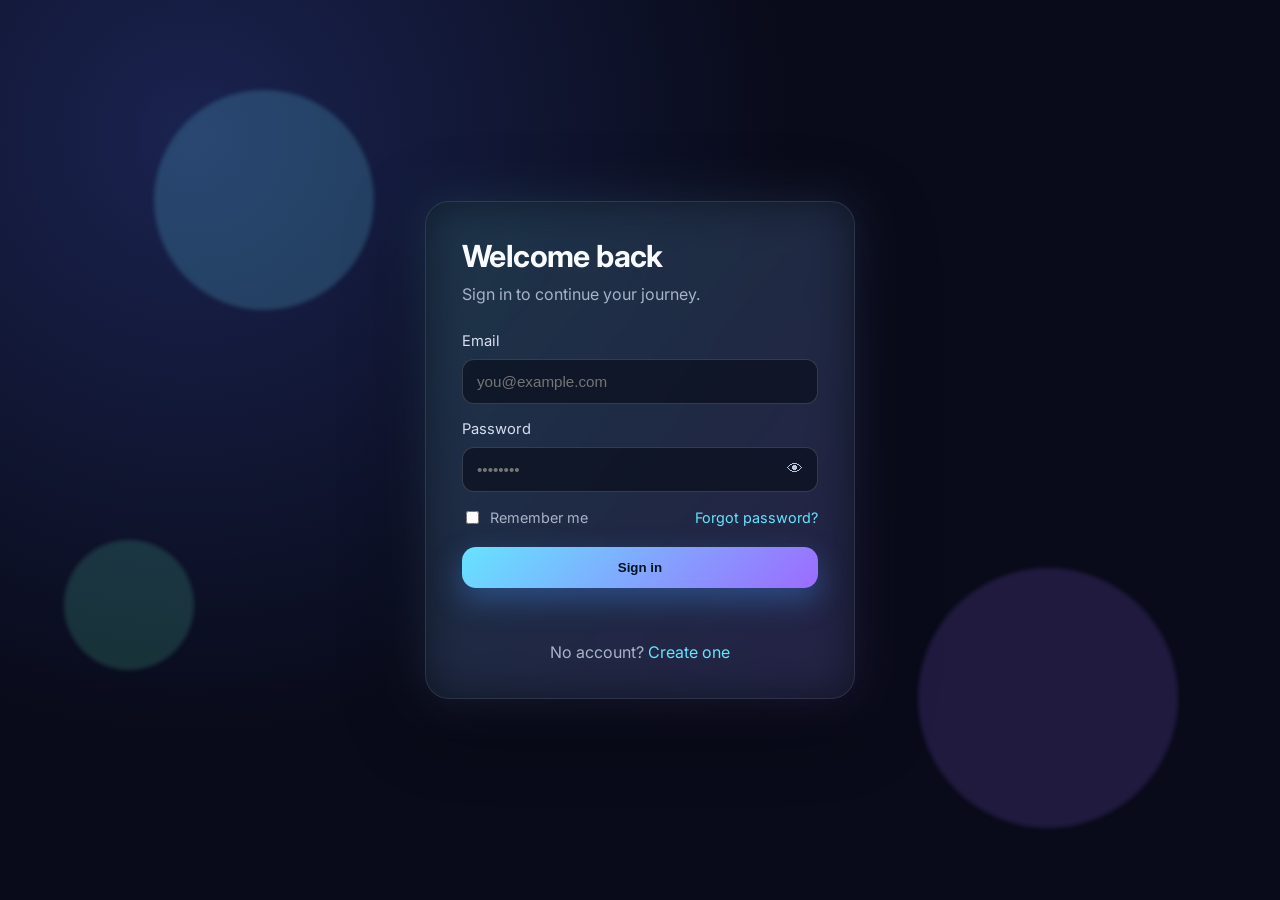
<file: index.html>
<!doctype html>
<html lang="en">
  <head>
    <meta charset="UTF-8" />
    <meta name="viewport" content="width=device-width, initial-scale=1.0" />
    <title>Animated Login</title>
    <link rel="preconnect" href="https://fonts.googleapis.com" />
    <link rel="preconnect" href="https://fonts.gstatic.com" crossorigin />
    <link
      href="https://fonts.googleapis.com/css2?family=Inter:wght@400;500;600;700&display=swap"
      rel="stylesheet"
    />
    <link rel="stylesheet" href="styles.css" />
  </head>
  <body>
    <div class="bg-orb orb-1"></div>
    <div class="bg-orb orb-2"></div>
    <div class="bg-orb orb-3"></div>

    <main class="container">
      <section class="login-card" aria-labelledby="login-title">
        <div class="card-glow"></div>
        <h1 id="login-title">Welcome back</h1>
        <p class="subtitle">Sign in to continue your journey.</p>

        <form id="login-form" novalidate>
          <label class="field">
            <span>Email</span>
            <input type="email" name="email" placeholder="you@example.com" required />
          </label>

          <label class="field">
            <span>Password</span>
            <div class="password-wrap">
              <input type="password" name="password" placeholder="••••••••" minlength="6" required />
              <button type="button" id="toggle-password" aria-label="Show password">👁</button>
            </div>
          </label>

          <div class="row">
            <label class="remember">
              <input type="checkbox" name="remember" />
              <span>Remember me</span>
            </label>
            <a href="#" class="link">Forgot password?</a>
          </div>

          <button id="submit-btn" type="submit">
            <span class="btn-text">Sign in</span>
            <span class="btn-loader" aria-hidden="true"></span>
          </button>

          <p id="form-message" role="status" aria-live="polite"></p>
        </form>

        <p class="footer">No account? <a href="#" class="link">Create one</a></p>
      </section>
    </main>

    <script src="script.js"></script>
  </body>
</html>
</file>
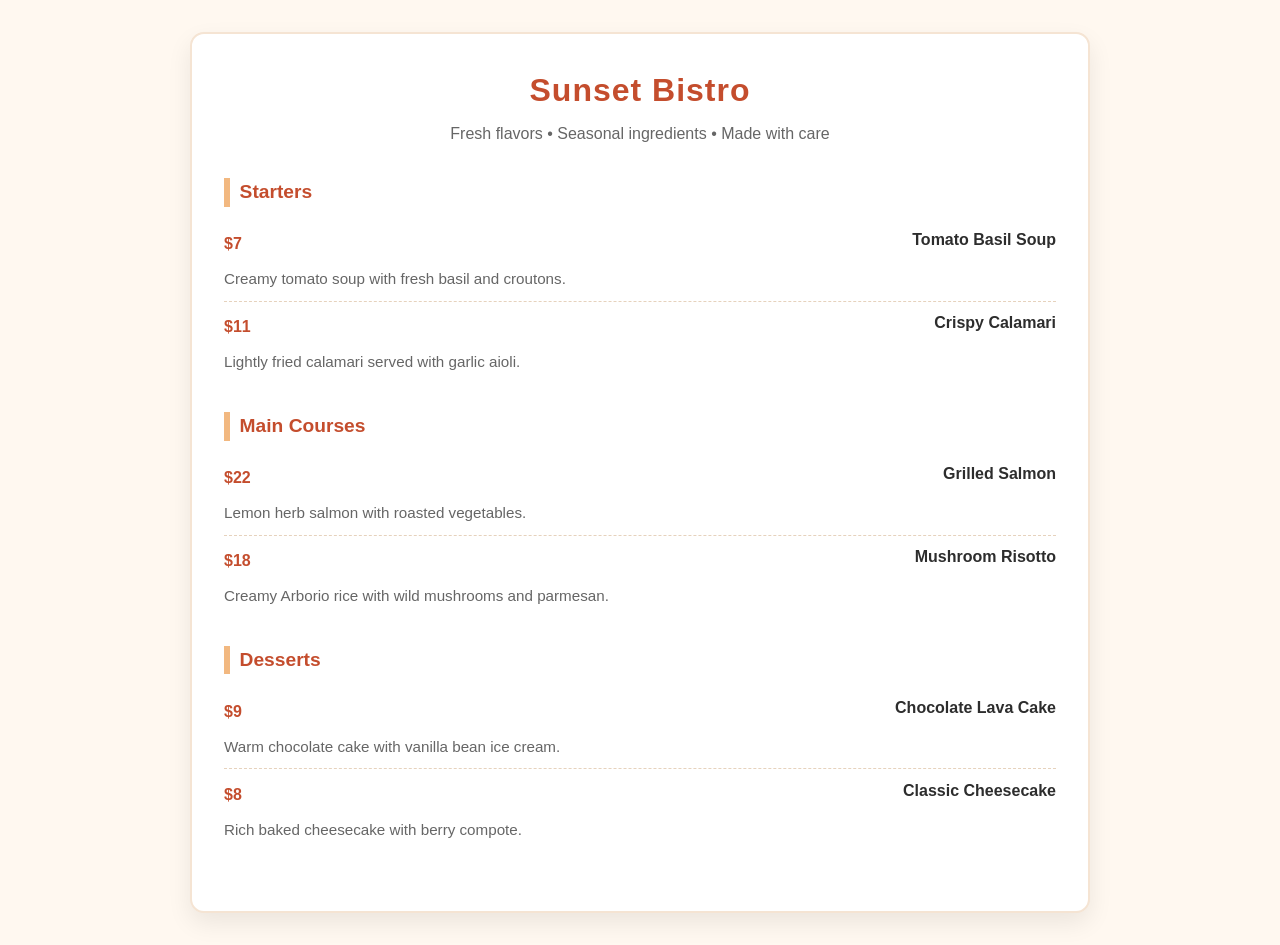
<file: menu.html>
<!DOCTYPE html>
<html lang="en">
<head>
  <meta charset="UTF-8" />
  <meta name="viewport" content="width=device-width, initial-scale=1.0" />
  <title>Restaurant Menu</title>
  <style>
    :root {
      --bg: #fff8f0;
      --card: #ffffff;
      --primary: #c44d2d;
      --text: #2d2d2d;
      --muted: #666;
      --accent: #f2b880;
    }

    * {
      box-sizing: border-box;
      margin: 0;
      padding: 0;
      font-family: Arial, sans-serif;
    }

    body {
      background: var(--bg);
      color: var(--text);
      padding: 2rem;
      line-height: 1.5;
    }

    .menu {
      max-width: 900px;
      margin: 0 auto;
      background: var(--card);
      border-radius: 14px;
      padding: 2rem;
      box-shadow: 0 10px 25px rgba(0, 0, 0, 0.08);
      border: 2px solid #f5e4d3;
    }

    .menu h1 {
      text-align: center;
      color: var(--primary);
      margin-bottom: 0.5rem;
      letter-spacing: 1px;
    }

    .tagline {
      text-align: center;
      color: var(--muted);
      margin-bottom: 2rem;
    }

    .section {
      margin-bottom: 1.75rem;
    }

    .section h2 {
      color: var(--primary);
      border-left: 6px solid var(--accent);
      padding-left: 0.6rem;
      margin-bottom: 0.75rem;
      font-size: 1.2rem;
    }

    .item {
      display: grid;
      grid-template-columns: 1fr auto;
      gap: 0.5rem;
      padding: 0.6rem 0;
      border-bottom: 1px dashed #e6d2bd;
    }

    .item:last-child {
      border-bottom: none;
    }

    .item-name {
      font-weight: bold;
    }

    .item-desc {
      grid-column: 1 / 2;
      color: var(--muted);
      font-size: 0.95rem;
    }

    .price {
      grid-row: 1 / 3;
      align-self: center;
      color: var(--primary);
      font-weight: bold;
    }

    @media (max-width: 600px) {
      body {
        padding: 1rem;
      }

      .menu {
        padding: 1.2rem;
      }
    }
  </style>
</head>
<body>
  <main class="menu">
    <h1>Sunset Bistro</h1>
    <p class="tagline">Fresh flavors • Seasonal ingredients • Made with care</p>

    <section class="section">
      <h2>Starters</h2>
      <article class="item">
        <div class="item-name">Tomato Basil Soup</div>
        <div class="item-desc">Creamy tomato soup with fresh basil and croutons.</div>
        <div class="price">$7</div>
      </article>
      <article class="item">
        <div class="item-name">Crispy Calamari</div>
        <div class="item-desc">Lightly fried calamari served with garlic aioli.</div>
        <div class="price">$11</div>
      </article>
    </section>

    <section class="section">
      <h2>Main Courses</h2>
      <article class="item">
        <div class="item-name">Grilled Salmon</div>
        <div class="item-desc">Lemon herb salmon with roasted vegetables.</div>
        <div class="price">$22</div>
      </article>
      <article class="item">
        <div class="item-name">Mushroom Risotto</div>
        <div class="item-desc">Creamy Arborio rice with wild mushrooms and parmesan.</div>
        <div class="price">$18</div>
      </article>
    </section>

    <section class="section">
      <h2>Desserts</h2>
      <article class="item">
        <div class="item-name">Chocolate Lava Cake</div>
        <div class="item-desc">Warm chocolate cake with vanilla bean ice cream.</div>
        <div class="price">$9</div>
      </article>
      <article class="item">
        <div class="item-name">Classic Cheesecake</div>
        <div class="item-desc">Rich baked cheesecake with berry compote.</div>
        <div class="price">$8</div>
      </article>
    </section>
  </main>
</body>
</html>
</file>
<file: styles.css>
:root {
  --bg: #090b1a;
  --card: rgba(17, 25, 40, 0.72);
  --text: #f8fbff;
  --muted: #a8b3c8;
  --accent: #66e3ff;
  --accent-2: #9c6bff;
  --success: #68ffcf;
  --danger: #ff7a9a;
  --ring: rgba(102, 227, 255, 0.5);
}

* {
  box-sizing: border-box;
}

body {
  margin: 0;
  min-height: 100vh;
  font-family: "Inter", system-ui, sans-serif;
  background: radial-gradient(circle at 15% 15%, #1a2350 0%, var(--bg) 45%),
    radial-gradient(circle at 85% 80%, #24113d 0%, #070912 40%);
  color: var(--text);
  overflow: hidden;
}

.container {
  min-height: 100vh;
  display: grid;
  place-items: center;
  padding: 24px;
}

.login-card {
  position: relative;
  width: min(430px, 100%);
  padding: 36px;
  border-radius: 24px;
  backdrop-filter: blur(14px);
  background: var(--card);
  border: 1px solid rgba(255, 255, 255, 0.1);
  box-shadow: 0 20px 80px rgba(0, 0, 0, 0.45);
  animation: float-in 900ms ease both;
}

.card-glow {
  position: absolute;
  inset: -2px;
  border-radius: inherit;
  background: linear-gradient(130deg, rgba(102, 227, 255, 0.4), rgba(156, 107, 255, 0.45));
  filter: blur(24px);
  z-index: -1;
  opacity: 0.35;
  animation: pulse 4s ease-in-out infinite;
}

h1 {
  margin: 0;
  font-size: 1.9rem;
  letter-spacing: -0.02em;
}

.subtitle {
  margin: 10px 0 28px;
  color: var(--muted);
}

.field {
  display: grid;
  gap: 9px;
  margin-bottom: 16px;
}

.field > span {
  font-size: 0.92rem;
  color: #d6def0;
}

input {
  width: 100%;
  border: 1px solid rgba(255, 255, 255, 0.16);
  background: rgba(7, 10, 22, 0.6);
  color: var(--text);
  border-radius: 12px;
  padding: 13px 14px;
  font-size: 0.95rem;
  transition: border-color 180ms ease, box-shadow 180ms ease, transform 180ms ease;
}

input:focus {
  outline: none;
  border-color: var(--accent);
  box-shadow: 0 0 0 5px var(--ring);
  transform: translateY(-1px);
}

.password-wrap {
  position: relative;
}

#toggle-password {
  position: absolute;
  right: 9px;
  top: 50%;
  translate: 0 -50%;
  border: 0;
  background: transparent;
  color: #bcc7de;
  cursor: pointer;
  font-size: 1rem;
}

.row {
  display: flex;
  justify-content: space-between;
  align-items: center;
  margin: 14px 0 20px;
  font-size: 0.9rem;
}

.remember {
  display: inline-flex;
  align-items: center;
  gap: 8px;
  color: var(--muted);
}

.remember input {
  width: auto;
}

.link {
  color: var(--accent);
  text-decoration: none;
}

.link:hover {
  text-decoration: underline;
}

#submit-btn {
  width: 100%;
  display: inline-flex;
  align-items: center;
  justify-content: center;
  gap: 10px;
  border: 0;
  border-radius: 14px;
  padding: 13px 14px;
  color: #00131e;
  font-weight: 700;
  background: linear-gradient(135deg, var(--accent), var(--accent-2));
  cursor: pointer;
  position: relative;
  transition: transform 180ms ease, box-shadow 220ms ease;
  box-shadow: 0 12px 30px rgba(69, 149, 255, 0.35);
}

#submit-btn:hover {
  transform: translateY(-2px);
}

#submit-btn:active {
  transform: translateY(0);
}

.btn-loader {
  width: 14px;
  height: 14px;
  border: 2px solid rgba(0, 0, 0, 0.2);
  border-top-color: rgba(0, 0, 0, 0.8);
  border-radius: 50%;
  display: none;
}

#submit-btn.loading .btn-loader {
  display: inline-block;
  animation: spin 0.8s linear infinite;
}

#submit-btn.loading .btn-text {
  opacity: 0.85;
}

#form-message {
  min-height: 1.4em;
  margin: 12px 2px 0;
  color: var(--muted);
  font-size: 0.9rem;
}

#form-message.error {
  color: var(--danger);
}

#form-message.success {
  color: var(--success);
}

.footer {
  margin: 22px 0 0;
  text-align: center;
  color: var(--muted);
}

.bg-orb {
  position: fixed;
  border-radius: 50%;
  filter: blur(2px);
  opacity: 0.55;
  z-index: -2;
}

.orb-1 {
  width: 220px;
  height: 220px;
  background: rgba(110, 226, 255, 0.35);
  top: 10%;
  left: 12%;
  animation: drift-a 14s ease-in-out infinite;
}

.orb-2 {
  width: 260px;
  height: 260px;
  background: rgba(155, 108, 255, 0.3);
  bottom: 8%;
  right: 8%;
  animation: drift-b 18s ease-in-out infinite;
}

.orb-3 {
  width: 130px;
  height: 130px;
  background: rgba(104, 255, 207, 0.28);
  top: 60%;
  left: 5%;
  animation: drift-c 12s ease-in-out infinite;
}

@keyframes spin {
  to {
    transform: rotate(360deg);
  }
}

@keyframes pulse {
  0%,
  100% {
    opacity: 0.35;
  }
  50% {
    opacity: 0.55;
  }
}

@keyframes float-in {
  from {
    opacity: 0;
    transform: translateY(18px) scale(0.98);
  }
  to {
    opacity: 1;
    transform: translateY(0) scale(1);
  }
}

@keyframes drift-a {
  0%,
  100% {
    transform: translate(0, 0);
  }
  50% {
    transform: translate(25px, -20px);
  }
}

@keyframes drift-b {
  0%,
  100% {
    transform: translate(0, 0);
  }
  50% {
    transform: translate(-18px, 20px);
  }
}

@keyframes drift-c {
  0%,
  100% {
    transform: translate(0, 0);
  }
  50% {
    transform: translate(14px, -14px);
  }
}

@media (max-width: 520px) {
  .login-card {
    padding: 28px 20px;
  }
}
</file>
